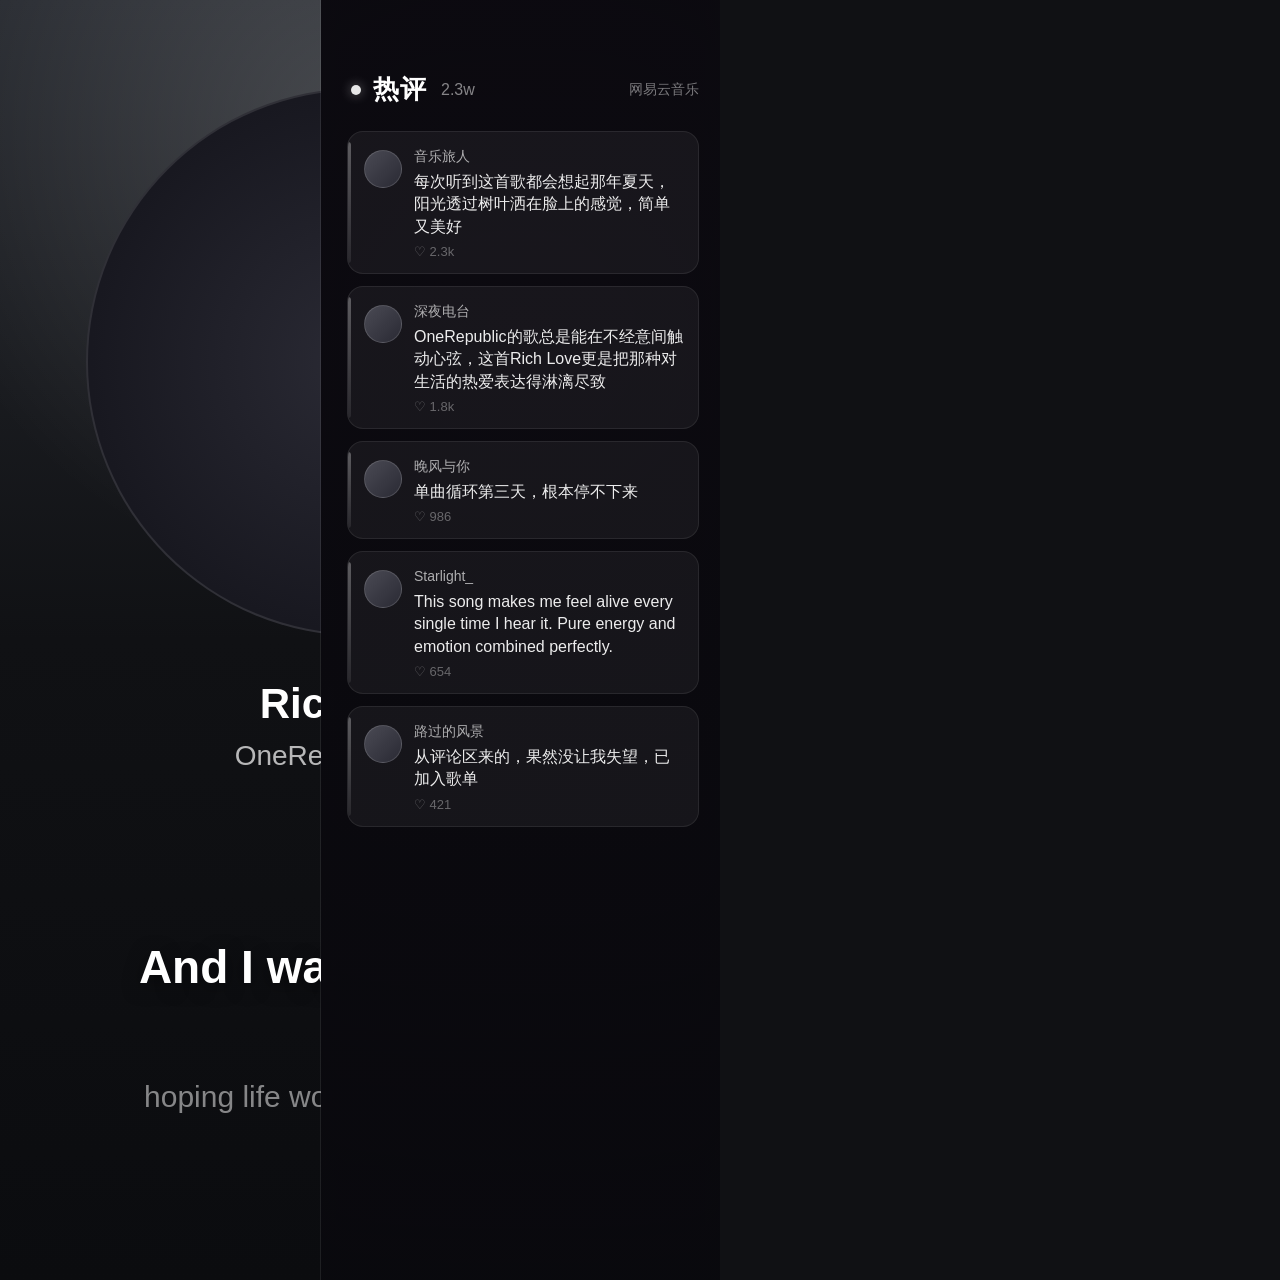
<file: resources/html/music_video/preview.html>
<!DOCTYPE html>
<html>
<head>
<meta charset="utf-8">
<style>
* { box-sizing: border-box; }
html, body {
  margin: 0;
  width: 720px;
  height: 1280px;
  overflow: hidden;
  font-family: "Microsoft YaHei", "PingFang SC", Arial, sans-serif;
  background: #101114;
}
.page {
  position: relative;
  width: 720px;
  height: 1280px;
  background:
    radial-gradient(circle at 50% 10%, rgba(255,255,255,0.16), transparent 38%),
    linear-gradient(180deg, #272a30 0%, #101114 50%, #0b0c0f 100%);
}
.fake-cover {
  position: absolute;
  top: 88px;
  left: 86px;
  width: 548px;
  height: 548px;
  border-radius: 50%;
  background: radial-gradient(circle, #2a2a34 0%, #181820 70%);
  border: 2px solid rgba(255,255,255,0.1);
}
.fake-title {
  position: absolute;
  top: 680px;
  left: 0;
  width: 720px;
  text-align: center;
  color: #fff;
  font-size: 42px;
  font-weight: 700;
}
.fake-artist {
  position: absolute;
  top: 740px;
  left: 0;
  width: 720px;
  text-align: center;
  color: rgba(255,255,255,0.7);
  font-size: 28px;
}
.fake-lyric {
  position: absolute;
  top: 940px;
  left: 0;
  width: 720px;
  text-align: center;
  color: #fff;
  font-size: 46px;
  font-weight: 700;
  text-shadow: 0 4px 18px rgba(0,0,0,0.5);
}
.fake-lyric-side {
  position: absolute;
  top: 1080px;
  left: 0;
  width: 720px;
  text-align: center;
  color: rgba(255,255,255,0.5);
  font-size: 30px;
}

.comment-panel {
  position: absolute;
  top: 0;
  left: 320px;
  width: 400px;
  height: 1280px;
  overflow: hidden;
  border-left: 1px solid rgba(255,255,255,0.08);
}
.comment-backdrop {
  position: absolute;
  inset: -40px;
  background: radial-gradient(circle at 50% 30%, #3a2a44, #1a1a24);
  filter: blur(30px) brightness(0.4) saturate(1.2);
  transform: scale(1.1);
}
.comment-overlay {
  position: absolute;
  inset: 0;
  background: linear-gradient(180deg, rgba(8,8,12,0.7) 0%, rgba(8,8,12,0.82) 50%, rgba(8,8,12,0.7) 100%);
}
.comment-stage {
  position: relative;
  width: 400px;
  height: 1280px;
  padding: 72px 22px 60px 26px;
  display: flex;
  flex-direction: column;
}
.header {
  flex-shrink: 0;
  display: flex;
  align-items: center;
  margin-bottom: 24px;
  padding-left: 4px;
}
.dot {
  width: 10px;
  height: 10px;
  border-radius: 50%;
  margin-right: 12px;
  background: rgba(255,255,255,0.9);
  box-shadow: 0 0 12px rgba(255,255,255,0.4);
}
.title {
  color: #fff;
  font-size: 26px;
  font-weight: 700;
  letter-spacing: 1px;
}
.count {
  margin-left: 14px;
  color: rgba(255,255,255,0.5);
  font-size: 16px;
}
.subtitle {
  margin-left: auto;
  color: rgba(255,255,255,0.45);
  font-size: 14px;
}
.comments { flex: 1; margin: 0; padding: 0; list-style: none; overflow: hidden; }
.comment {
  display: flex;
  align-items: flex-start;
  margin-bottom: 12px;
  padding: 16px 14px 14px 16px;
  border-radius: 16px;
  background: rgba(255,255,255,0.05);
  border: 1px solid rgba(255,255,255,0.08);
  position: relative;
  overflow: hidden;
}
.comment::before {
  content: "";
  position: absolute;
  left: 0; top: 10px; bottom: 10px;
  width: 3px;
  border-radius: 0 3px 3px 0;
  background: linear-gradient(180deg, rgba(255,255,255,0.3) 0%, rgba(255,255,255,0.08) 100%);
}
.avatar {
  flex-shrink: 0;
  width: 38px;
  height: 38px;
  margin-right: 12px;
  margin-top: 2px;
  border-radius: 50%;
  background: linear-gradient(135deg, #4a4a54, #2a2a34);
  border: 1.5px solid rgba(255,255,255,0.15);
}
.body { flex: 1; min-width: 0; }
.nick {
  color: rgba(255,255,255,0.65);
  font-size: 14px;
  line-height: 1.2;
  overflow: hidden;
  text-overflow: ellipsis;
  white-space: nowrap;
}
.content {
  margin-top: 6px;
  color: rgba(255,255,255,0.92);
  font-size: 16px;
  line-height: 1.4;
  word-break: break-word;
}
.like {
  margin-top: 6px;
  color: rgba(255,255,255,0.35);
  font-size: 13px;
}
</style>
</head>
<body>
<div class="page">
  <div class="fake-cover"></div>
  <div class="fake-title">Rich Love</div>
  <div class="fake-artist">OneRepublic / Seeb</div>
  <div class="fake-lyric">And I was saving up</div>
  <div class="fake-lyric-side">hoping life would forever change</div>

  <div class="comment-panel">
    <div class="comment-backdrop"></div>
    <div class="comment-overlay"></div>
    <div class="comment-stage">
      <header class="header">
        <span class="dot"></span>
        <span class="title">热评</span>
        <span class="count">2.3w</span>
        <span class="subtitle">网易云音乐</span>
      </header>
      <ul class="comments">
        <li class="comment">
          <div class="avatar"></div>
          <div class="body">
            <div class="nick">音乐旅人</div>
            <div class="content">每次听到这首歌都会想起那年夏天，阳光透过树叶洒在脸上的感觉，简单又美好</div>
            <div class="like">♡ 2.3k</div>
          </div>
        </li>
        <li class="comment">
          <div class="avatar"></div>
          <div class="body">
            <div class="nick">深夜电台</div>
            <div class="content">OneRepublic的歌总是能在不经意间触动心弦，这首Rich Love更是把那种对生活的热爱表达得淋漓尽致</div>
            <div class="like">♡ 1.8k</div>
          </div>
        </li>
        <li class="comment">
          <div class="avatar"></div>
          <div class="body">
            <div class="nick">晚风与你</div>
            <div class="content">单曲循环第三天，根本停不下来</div>
            <div class="like">♡ 986</div>
          </div>
        </li>
        <li class="comment">
          <div class="avatar"></div>
          <div class="body">
            <div class="nick">Starlight_</div>
            <div class="content">This song makes me feel alive every single time I hear it. Pure energy and emotion combined perfectly.</div>
            <div class="like">♡ 654</div>
          </div>
        </li>
        <li class="comment">
          <div class="avatar"></div>
          <div class="body">
            <div class="nick">路过的风景</div>
            <div class="content">从评论区来的，果然没让我失望，已加入歌单</div>
            <div class="like">♡ 421</div>
          </div>
        </li>
      </ul>
    </div>
  </div>
</div>
</body>
</html>
</file>
